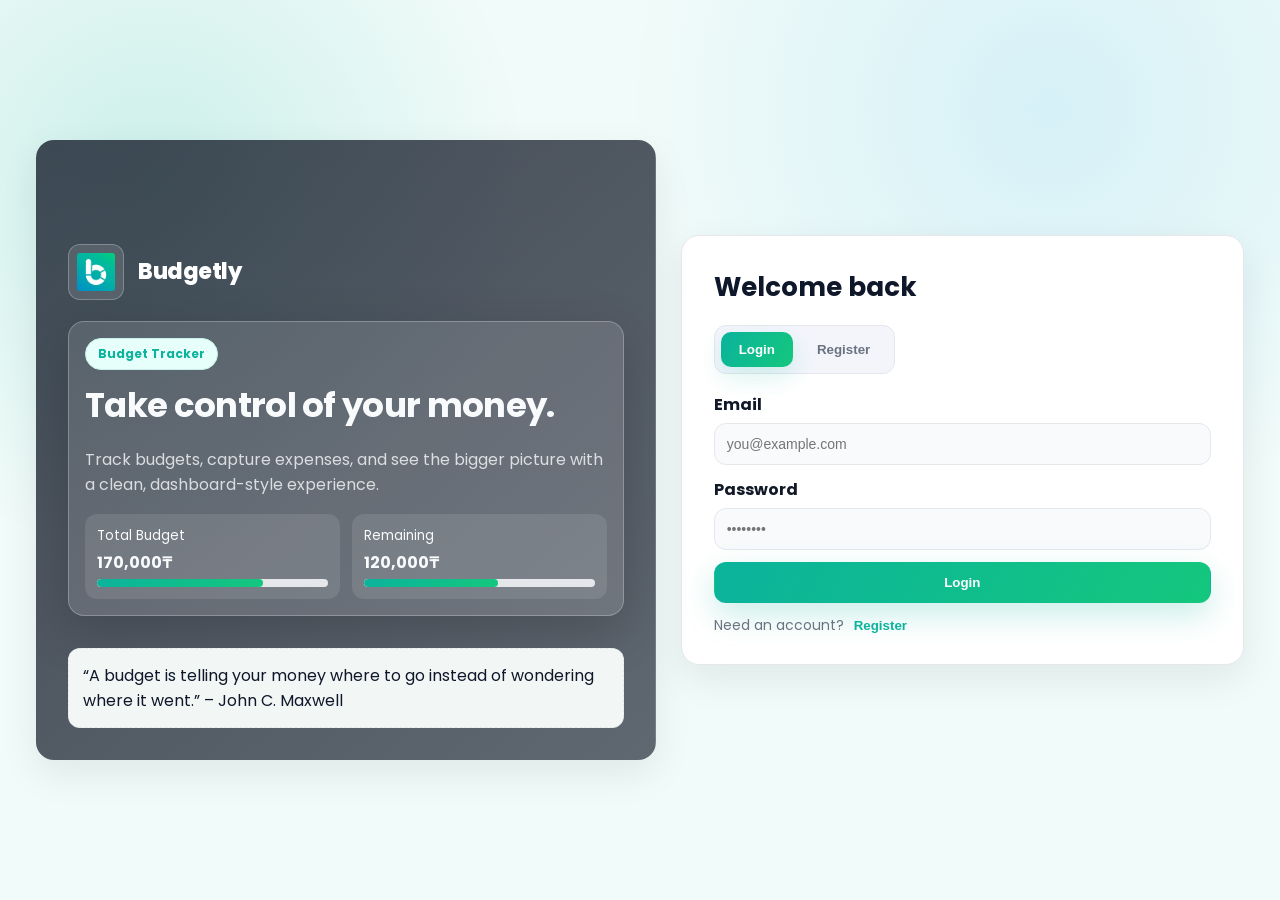
<file: index.html>
<!DOCTYPE html>
<html lang="en">
<head>
  <meta charset="UTF-8">
  <meta name="viewport" content="width=device-width, initial-scale=1.0">
  <title>Budgetly | Sign In</title>
  <link rel="preconnect" href="https://fonts.googleapis.com">
  <link rel="preconnect" href="https://fonts.gstatic.com" crossorigin>
  <link href="https://fonts.googleapis.com/css2?family=Inter:wght@400;600;700;800&family=Manrope:wght@500;700&family=Poppins:wght@500;600;700;800&display=swap" rel="stylesheet">
  <link rel="stylesheet" href="css/main.css">
  <link rel="stylesheet" href="css/auth.css">
</head>
<body class="auth-body">
  <div class="auth-shell">
    <div class="auth-visual">
      <div class="brand-lockup">
        <img class="brand-logo" src="images/logo.png" alt="Budgetly logo">
        <div class="brand-name">Budgetly</div>
      </div>
      <div class="glass-card">
        <div class="chip">Budget Tracker</div>
        <h1>Take control of your money.</h1>
        <p>Track budgets, capture expenses, and see the bigger picture with a clean, dashboard-style experience.</p>
        <div class="mini-metrics">
          <div class="mini-card">
            <small>Total Budget</small>
            <strong>170,000₸</strong>
            <div class="progress"><span style="width:72%"></span></div>
          </div>
          <div class="mini-card">
            <small>Remaining</small>
            <strong>120,000₸</strong>
            <div class="progress"><span style="width:58%"></span></div>
          </div>
        </div>
      </div>
      <div class="surface" style="margin-top:18px;">
        “A budget is telling your money where to go instead of wondering where it went.” – John C. Maxwell
      </div>
    </div>
    <div class="auth-form">
      <div style="display:flex;justify-content:space-between;align-items:center;">
        <h2 id="formTitle">Welcome back</h2>
        <button class="menu-toggle" style="display:none;">Menu</button>
      </div>
      <div class="toggle-row">
        <button type="button" class="mode-btn active" data-mode="login">Login</button>
        <button type="button" class="mode-btn" data-mode="register">Register</button>
      </div>
      <div id="authMessage" class="alert hidden"></div>
      <form id="authForm">
        <div class="input-group name-group hidden">
          <label for="name">Full Name</label>
          <input type="text" id="name" placeholder="Alex Johnson">
        </div>
        <div class="input-group">
          <label for="email">Email</label>
          <input type="email" id="email" placeholder="you@example.com" required>
        </div>
        <div class="input-group">
          <label for="pin">Password</label>
          <input type="password" id="pin" placeholder="••••••••" minlength="4" required>
        </div>
        <button type="submit" class="button" id="authSubmit">Login</button>
        <div class="auth-footer">
          <span class="helper" id="modeHelper">Need an account?</span>
          <button type="button" class="text-link" id="modeLink" data-mode="register">Register</button>
        </div>
      </form>
    </div>
  </div>

  <script src="https://code.jquery.com/jquery-3.7.1.min.js"></script>
  <script src="js/storage.js"></script>
  <script src="js/utils.js"></script>
  <script src="js/auth.js"></script>
</body>
</html>
</file>
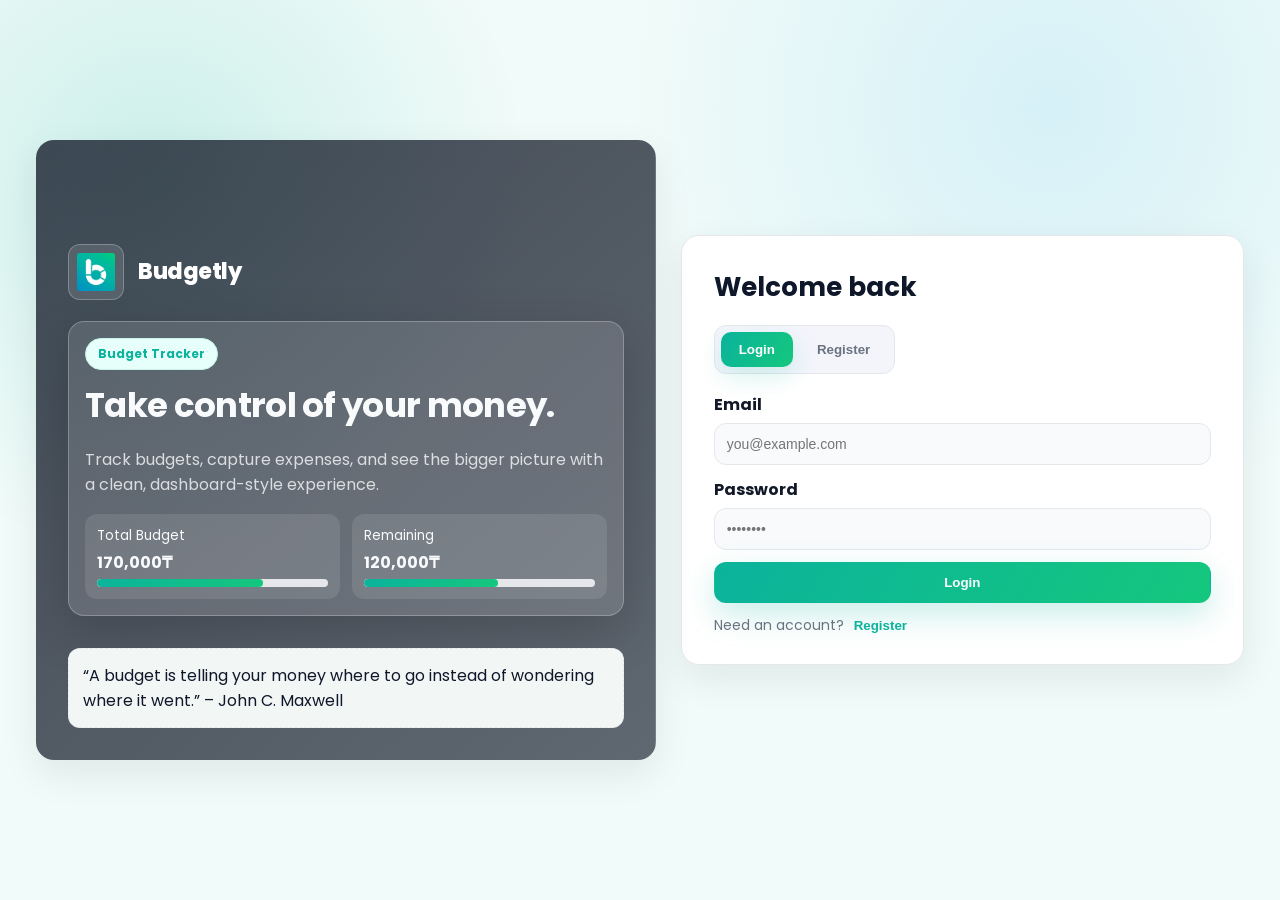
<file: budgets.html>
<!DOCTYPE html>
<html lang="en">
<head>
  <meta charset="UTF-8">
  <meta name="viewport" content="width=device-width, initial-scale=1.0">
  <title>Budgetly | Budgets</title>
  <link rel="preconnect" href="https://fonts.googleapis.com">
  <link rel="preconnect" href="https://fonts.gstatic.com" crossorigin>
  <link href="https://fonts.googleapis.com/css2?family=Inter:wght@400;600;700;800&family=Manrope:wght@500;700&family=Poppins:wght@500;600;700;800&display=swap" rel="stylesheet">
  <link rel="stylesheet" href="css/main.css">
  <link rel="stylesheet" href="css/budgets.css">
</head>
<body>
  <div class="app-shell">
    <aside class="sidebar"></aside>

    <main class="main-area">
      <div class="top-bar">
        <div style="display:flex; align-items:center; gap:10px;">
          <button class="menu-toggle">☰</button>
          <div>
            <h1 class="page-title">Budgets</h1>
          </div>
        </div>
      </div>

      <button class="button ghost icon-only hidden" id="backToBudgets" aria-label="Back" style="margin-bottom:10px;">←</button>

      <div class="grid budget-grid" id="budgetList"></div>

      <div id="budgetDetailShell" class="budget-detail-shell hidden">
        <div class="card budget-detail" id="budgetDetailCard">
          <div class="budget-detail-head">
            <div class="budget-detail-title">
              <div class="icon-circle primary" id="detailIcon">💳</div>
              <div>
                <h3 id="detailTitle" style="margin:0;">Selected Budget</h3>
                <p class="muted" id="detailMeta"></p>
              </div>
            </div>
            <div class="budget-detail-actions">
              <button class="button secondary" id="editBudgetBtn">Edit</button>
              <button class="button danger" id="deleteBudgetBtn">Delete</button>
            </div>
          </div>

          <div class="detail-stats">
            <div>
              <span class="muted small">Limit</span>
              <div class="stat-value" id="detailLimit">$0</div>
            </div>
            <div>
              <span class="muted small">Spent</span>
              <div class="stat-value" id="detailSpent">$0</div>
            </div>
            <div>
              <span class="muted small">Remaining</span>
              <div class="stat-value" id="detailRemaining">$0</div>
            </div>
          </div>

          <div class="progress" id="detailProgress"><span></span></div>

          <div class="detail-expenses">
            <div class="detail-expenses-head">
              <h4 style="margin:0;">Expenses</h4>
              <span class="muted" id="detailExpensesCount">0 items</span>
            </div>
            <div class="table-shell">
              <table class="table">
                <thead>
                  <tr>
                    <th>Amount</th>
                    <th>Note</th>
                    <th>Date</th>
                    <th></th>
                  </tr>
                </thead>
                <tbody id="detailExpenseRows"></tbody>
              </table>
              <div class="empty-state hidden" id="detailEmptyState">No expenses yet. Add one on the right.</div>
            </div>
          </div>
        </div>

        <div class="card budget-form-card">
          <h3 style="margin-top:0;">Add Expense</h3>
          <form id="inlineExpenseForm">
            <div class="input-group">
              <label for="inlineExpenseName">Note</label>
              <input type="text" id="inlineExpenseName">
            </div>
            <div class="input-group">
              <label for="inlineExpenseAmount">Amount</label>
              <input type="number" id="inlineExpenseAmount" min="0" step="500" value="0" required>
            </div>
            <div class="input-group">
              <label for="inlineExpenseDate">Date</label>
              <input type="date" id="inlineExpenseDate" required>
            </div>
            <button type="submit" class="button">Add</button>
          </form>
        </div>
      </div>

      <div id="emptyBudgetsState" class="empty-state hidden">Create your first budget to get started.</div>

      <div class="modal" id="budgetModal">
        <div class="modal-card">
          <div class="modal-header">
            <h3>New Budget</h3>
            <button class="close-modal" data-close="#budgetModal">✕</button>
          </div>
          <form id="budgetForm">
            <div class="input-group icon-row">
              <div class="emoji-select">
                <button type="button" class="emoji-trigger" id="emojiTrigger" aria-expanded="false" aria-controls="emojiPicker">💳</button>
                <span class="emoji-hint muted">Choose an icon</span>
                <input type="hidden" id="budgetIcon" value="💳">
              </div>
              <div class="emoji-picker hidden" id="emojiPicker" role="listbox"></div>
            </div>
            <div class="input-group">
              <label for="budgetTitle">Name</label>
              <input type="text" id="budgetTitle" required>
            </div>
            <div class="input-group">
              <label for="budgetLimit">Amount</label>
              <input type="number" id="budgetLimit" min="0" step="10000" value="0" required>
            </div>
            <button type="submit" class="button" id="budgetSubmitBtn">Create Budget</button>
          </form>
        </div>
      </div>

      <div class="modal" id="expenseModal">
        <div class="modal-card">
          <div class="modal-header">
            <h3>Add Expense</h3>
            <button class="close-modal" data-close="#expenseModal">✕</button>
          </div>
          <form id="expenseForm">
            <div class="input-group">
              <label for="expenseBudget">Budget</label>
              <select id="expenseBudget" required></select>
            </div>
            <div class="input-group">
              <label for="expenseName">Note</label>
              <input type="text" id="expenseName">
            </div>
            <div class="input-group">
              <label for="expenseAmount">Amount</label>
              <input type="number" id="expenseAmount" min="0" step="500" value="0" required>
            </div>
            <div class="input-group">
              <label for="expenseDate">Date</label>
              <input type="date" id="expenseDate" required>
            </div>
            <button type="submit" class="button">Add</button>
          </form>
        </div>
      </div>

      <div class="modal" id="confirmModal">
        <div class="modal-card">
          <div class="modal-header">
            <h3 id="confirmTitle">Are you sure?</h3>
            <button class="close-modal" data-close="#confirmModal">✕</button>
          </div>
          <p id="confirmMessage" class="muted" style="margin: 0 0 12px;">This action cannot be undone.</p>
          <div class="modal-actions">
            <button class="button ghost" type="button" id="confirmCancel">Cancel</button>
            <button class="button danger" type="button" id="confirmProceed">Delete</button>
          </div>
        </div>
      </div>

      <div class="modal" id="profileModal">
        <div class="modal-card profile-card">
          <div class="modal-header">
            <h3>Personal Info</h3>
            <button class="close-modal" data-close="#profileModal">✕</button>
          </div>
          <div class="profile-hero">
            <button class="avatar-button" type="button" id="profileAvatarButton" aria-label="Change avatar">
              <div class="avatar-preview large" id="profileAvatarPreview">AB</div>
            </button>
            <input type="file" id="profileAvatarInput" accept="image/*" hidden>
            <div class="profile-hero-meta">
              <div class="profile-hero-name" id="profileHeroName">User</div>
              <div class="profile-hero-email" id="profileHeroEmail">email</div>
            </div>
          </div>
          <div class="profile-fields">
            <div class="field">
              <label>Full Name</label>
              <input type="text" id="profileName">
            </div>
            <div class="field">
              <label>Email</label>
              <input type="email" id="profileEmail">
            </div>
          </div>
          <div id="profileMessage" class="message-bar hidden"></div>
          <div class="modal-actions profile-actions">
            <div class="profile-actions-buttons">
              <button class="button ghost" type="button" id="profileChangePasswordBtn">Change password</button>
              <button class="button" type="button" id="profileSaveBtn">Save changes</button>
            </div>
          </div>
        </div>
      </div>

      <div class="modal" id="changePasswordModal">
        <div class="modal-card profile-card">
          <div class="modal-header">
            <h3>Change Password</h3>
            <button class="close-modal" data-close="#changePasswordModal">←</button>
          </div>
          <div class="profile-fields">
            <div class="field">
              <label>Current Password</label>
              <input type="password" id="changePasswordCurrent" placeholder="Current password">
            </div>
            <div class="field">
              <label>New Password</label>
              <input type="password" id="changePasswordNew" placeholder="New password">
            </div>
            <div class="field">
              <label>Confirm New Password</label>
              <input type="password" id="changePasswordConfirm" placeholder="Confirm new password">
            </div>
          </div>
          <div id="changePasswordMessage" class="message-bar hidden"></div>
          <div class="modal-actions profile-actions">
            <div class="profile-actions-buttons">
              <button class="button ghost" type="button" id="changePasswordCancelBtn">Cancel</button>
              <button class="button" type="button" id="changePasswordSaveBtn">Save password</button>
            </div>
          </div>
        </div>
      </div>
    </main>
  </div>

  <script src="https://code.jquery.com/jquery-3.7.1.min.js"></script>
  <script src="js/storage.js"></script>
  <script src="js/utils.js"></script>
  <script src="js/budgets.js"></script>
</body>
</html>
</file>
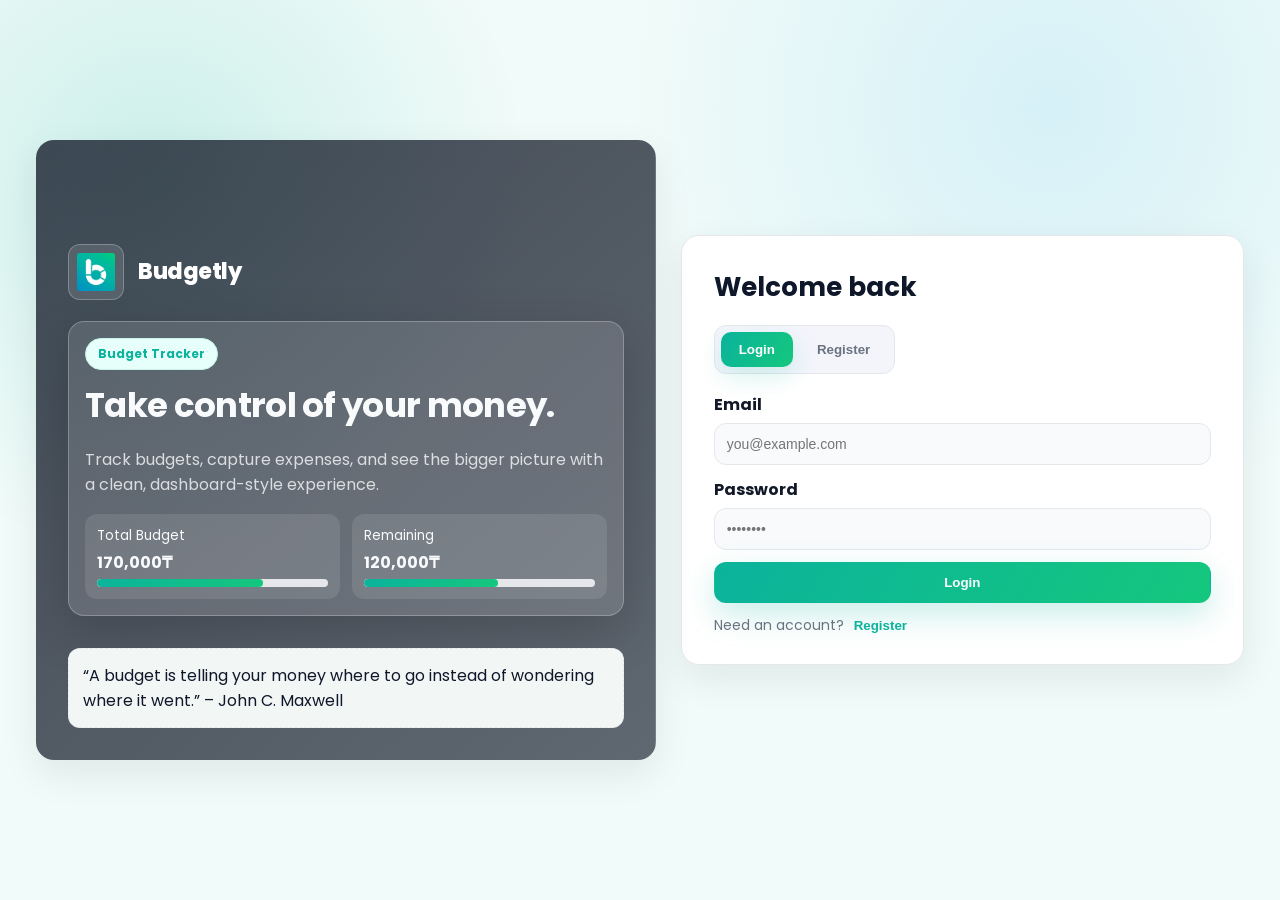
<file: dashboard.html>
<!DOCTYPE html>
<html lang="en">
<head>
  <meta charset="UTF-8">
  <meta name="viewport" content="width=device-width, initial-scale=1.0">
  <title>Budgetly | Dashboard</title>
  <link rel="preconnect" href="https://fonts.googleapis.com">
  <link rel="preconnect" href="https://fonts.gstatic.com" crossorigin>
  <link href="https://fonts.googleapis.com/css2?family=Inter:wght@400;600;700;800&family=Manrope:wght@500;700&family=Poppins:wght@500;600;700;800&display=swap" rel="stylesheet">
  <link rel="stylesheet" href="css/main.css">
  <link rel="stylesheet" href="css/dashboard.css">
</head>
<body>
  <div class="app-shell">
    <aside class="sidebar"></aside>

    <main class="main-area">
      <div class="top-bar">
        <div class="page-header">
          <button class="menu-toggle">☰</button>
          <div>
            <h1 class="page-title" id="welcomeTitle">Dashboard</h1>
            <p class="muted" id="welcomeCopy">Here's what's happening with your money. Let's manage it.</p>
          </div>
        </div>
      </div>

      <div class="overview-grid">
        <div class="card stat-card">
          <div>
            <span class="label">Total Budget</span>
            <div class="stat-value" id="totalBudget">$0</div>
          </div>
          <div class="stat-icon" aria-hidden="true">
            <svg width="28" height="28" viewBox="0 0 24 24" fill="none" stroke="currentColor" stroke-width="1.8" stroke-linecap="round" stroke-linejoin="round">
              <rect x="3" y="6" width="18" height="12" rx="3"></rect>
              <path d="M7 10h6"></path>
              <path d="M7 14h4"></path>
            </svg>
          </div>
        </div>
        <div class="card stat-card">
          <div>
            <span class="label">Total Spend</span>
            <div class="stat-value" id="totalExpenses">$0</div>
          </div>
          <div class="stat-icon" aria-hidden="true">
            <svg width="28" height="28" viewBox="0 0 24 24" fill="none" stroke="currentColor" stroke-width="1.8" stroke-linecap="round" stroke-linejoin="round">
              <rect x="3" y="5" width="18" height="14" rx="3"></rect>
              <path d="M3 10h18"></path>
              <path d="M9 15h4"></path>
            </svg>
          </div>
        </div>
        <div class="card stat-card">
          <div>
            <span class="label">Remaining</span>
            <div class="stat-value" id="remainingStat">$0</div>
          </div>
          <div class="stat-icon" aria-hidden="true">
            <svg width="28" height="28" viewBox="0 0 24 24" fill="none" stroke="currentColor" stroke-width="1.8" stroke-linecap="round" stroke-linejoin="round">
              <circle cx="12" cy="12" r="9"></circle>
              <path d="M12 3v9l6.5 6.5"></path>
            </svg>
          </div>
        </div>
      </div>

      <div class="insight-grid">
        <div class="card overview-card">
          <div class="overview-head">
            <h3>Overall Budget</h3>
          </div>
          <div class="donut-shell">
            <div class="donut" id="overviewDonut" role="img" aria-label="Remaining budget and total expenses"></div>
            <div class="donut-center">
              <span class="muted">Remaining</span>
              <strong id="overviewRemaining">$0</strong>
            </div>
          </div>
          <div class="donut-legend">
            <span><i class="dot remaining"></i> Remaining</span>
            <span><i class="dot spent"></i> Expenses</span>
          </div>
        </div>
        <div class="card stat-card compact">
          <div>
            <span class="label">Budget at risk</span>
            <div class="stat-value" id="atRiskTitle">None at risk</div>
            <div class="muted" id="atRiskMeta">All under 80%</div>
            <div class="at-risk-list" id="atRiskList"></div>
          </div>
          <div class="stat-icon warning" aria-hidden="true">
            <svg width="30" height="30" viewBox="0 0 24 24" fill="none" stroke="currentColor" stroke-width="1.8" stroke-linecap="round" stroke-linejoin="round">
              <path d="M12 3 2 19h20L12 3Z"></path>
              <path d="M12 9v4"></path>
              <circle cx="12" cy="16" r="1"></circle>
            </svg>
          </div>
        </div>
        <div class="card stat-card compact">
          <div>
            <span class="label">Top spending</span>
            <div class="stat-value" id="topSpendTitle">No spending yet</div>
            <div class="muted" id="topSpendMeta">No expenses logged for this month</div>
          </div>
          <div class="stat-icon danger" aria-hidden="true">
            <svg width="30" height="30" viewBox="0 0 24 24" fill="none" stroke="currentColor" stroke-width="1.8" stroke-linecap="round" stroke-linejoin="round">
              <circle cx="12" cy="12" r="9"></circle>
              <path d="M8 9h8"></path>
              <path d="M12 9v7"></path>
            </svg>
          </div>
        </div>
      </div>

      <div class="activity-grid">
        <div class="card activity-card">
          <div style="display:flex; justify-content:space-between; align-items:center; margin-bottom:6px;">
            <h3>Recent Expenses</h3>
            <a class="button ghost" href="expenses.html">View all</a>
          </div>
          <table class="table" id="latestExpensesTable">
            <thead>
              <tr>
                <th>Budget</th>
                <th>Amount</th>
                <th>Note</th>
                <th>Date</th>
                <th></th>
              </tr>
            </thead>
            <tbody id="latestExpensesBody"></tbody>
          </table>
          <div class="empty-state hidden" id="latestExpensesEmpty">No expenses</div>
        </div>
      </div>

      <div class="modal" id="confirmModal">
        <div class="modal-card">
          <div class="modal-header">
            <h3 id="confirmTitle">Are you sure?</h3>
            <button class="close-modal" data-close="#confirmModal">✕</button>
          </div>
          <p id="confirmMessage" class="muted" style="margin: 0 0 12px;">This action cannot be undone.</p>
          <div class="modal-actions">
            <button class="button ghost" type="button" id="confirmCancel">Cancel</button>
            <button class="button danger" type="button" id="confirmProceed">Delete</button>
          </div>
        </div>
      </div>

      <div class="modal" id="profileModal">
        <div class="modal-card profile-card">
          <div class="modal-header">
            <h3>Personal Info</h3>
            <button class="close-modal" data-close="#profileModal">✕</button>
          </div>
          <div class="profile-hero">
            <button class="avatar-button" type="button" id="profileAvatarButton" aria-label="Change avatar">
              <div class="avatar-preview large" id="profileAvatarPreview">AB</div>
            </button>
            <input type="file" id="profileAvatarInput" accept="image/*" hidden>
            <div class="profile-hero-meta">
              <div class="profile-hero-name" id="profileHeroName">User</div>
              <div class="profile-hero-email" id="profileHeroEmail">email</div>
            </div>
          </div>
          <div class="profile-fields">
            <div class="field">
              <label>Full Name</label>
              <input type="text" id="profileName">
            </div>
            <div class="field">
              <label>Email</label>
              <input type="email" id="profileEmail">
            </div>
          </div>
          <div id="profileMessage" class="message-bar hidden"></div>
          <div class="modal-actions profile-actions">
            <div class="profile-actions-buttons">
              <button class="button ghost" type="button" id="profileChangePasswordBtn">Change password</button>
              <button class="button" type="button" id="profileSaveBtn">Save changes</button>
            </div>
          </div>
        </div>
      </div>

      <div class="modal" id="changePasswordModal">
        <div class="modal-card profile-card">
          <div class="modal-header">
            <h3>Change Password</h3>
            <button class="close-modal" data-close="#changePasswordModal">←</button>
          </div>
          <div class="profile-fields">
            <div class="field">
              <label>Current Password</label>
              <input type="password" id="changePasswordCurrent" placeholder="Current password">
            </div>
            <div class="field">
              <label>New Password</label>
              <input type="password" id="changePasswordNew" placeholder="New password">
            </div>
            <div class="field">
              <label>Confirm New Password</label>
              <input type="password" id="changePasswordConfirm" placeholder="Confirm new password">
            </div>
          </div>
          <div id="changePasswordMessage" class="message-bar hidden"></div>
          <div class="modal-actions profile-actions">
            <div class="profile-actions-buttons">
              <button class="button ghost" type="button" id="changePasswordCancelBtn">Cancel</button>
              <button class="button" type="button" id="changePasswordSaveBtn">Save password</button>
            </div>
          </div>
        </div>
      </div>
    </main>
  </div>

  <script src="https://code.jquery.com/jquery-3.7.1.min.js"></script>
  <script src="js/storage.js"></script>
  <script src="js/utils.js"></script>
  <script src="js/dashboard.js"></script>
</body>
</html>
</file>
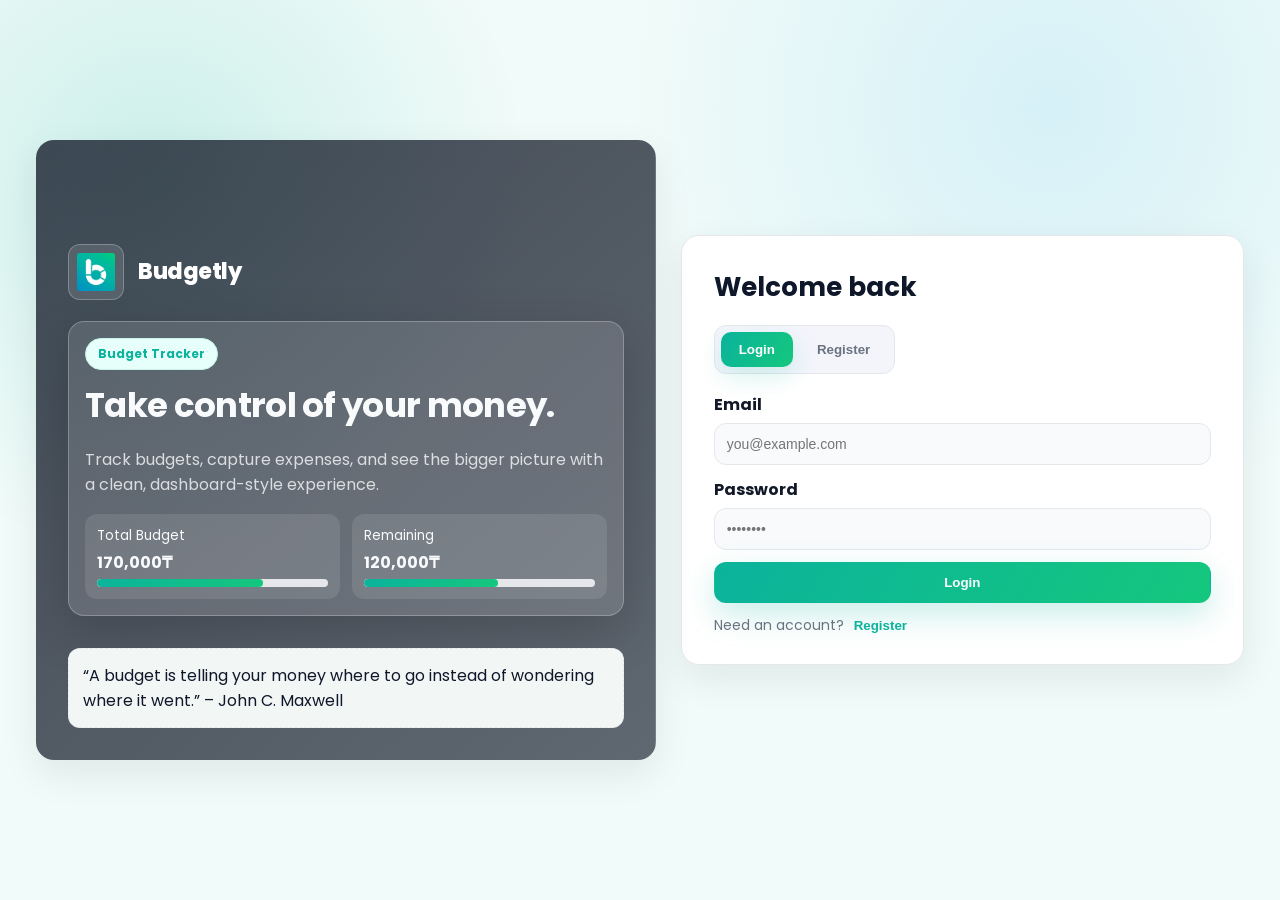
<file: expenses.html>
<!DOCTYPE html>
<html lang="en">
<head>
  <meta charset="UTF-8">
  <meta name="viewport" content="width=device-width, initial-scale=1.0">
  <title>Budgetly | Expenses</title>
  <link rel="preconnect" href="https://fonts.gstatic.com" crossorigin>
  <link rel="preconnect" href="https://fonts.googleapis.com">
  <link rel="stylesheet" href="css/main.css">
  <link href="https://fonts.googleapis.com/css2?family=Inter:wght@400;600;700;800&family=Manrope:wght@500;700&family=Poppins:wght@500;600;700;800&display=swap" rel="stylesheet">
  <link rel="stylesheet" href="css/expenses.css">
</head>
<body>
  <div class="app-shell">
    <aside class="sidebar"></aside>

    <main class="main-area">
      <div class="top-bar">
        <div style="display:flex; align-items:center; gap:10px;">
          <button class="menu-toggle">☰</button>
          <div>
            <h1 class="page-title">Expenses</h1>
          </div>
        </div>
      </div>

      <div class="expense-toolbar">
        <div class="filter-group">
          <select id="filterBudget">
            <option value="all">All budgets</option>
          </select>
        </div>
        <div class="filter-group">
          <input type="date" id="customStart" placeholder="From">
          <input type="date" id="customEnd" placeholder="To">
        </div>
        <button class="button" id="openExpenseModal">+</button>
      </div>

      <div class="card">
        <table class="table" id="expenseTable">
          <thead>
            <tr>
              <th>Budget</th>
              <th>Amount</th>
              <th>Note</th>
              <th>Date</th>
              <th></th>
            </tr>
          </thead>
          <tbody></tbody>
        </table>
        <div class="empty-state hidden" id="emptyExpenses">No expenses</div>
      </div>

      <div class="modal" id="expenseModal">
        <div class="modal-card">
          <div class="modal-header">
            <h3>Add Expense</h3>
            <button class="close-modal" data-close="#expenseModal">✕</button>
          </div>
          <form id="expenseForm">
            <div class="input-group">
              <label for="expenseBudget">Budget</label>
              <select id="expenseBudget" required></select>
            </div>
            <div class="input-group">
              <label for="expenseName">Note</label>
              <input type="text" id="expenseName">
            </div>
            <div class="input-group">
              <label for="expenseAmount">Amount</label>
              <input type="number" id="expenseAmount" min="0" step="500" value="0" required>
            </div>
            <div class="input-group">
              <label for="expenseDate">Date</label>
              <input type="date" id="expenseDate" required>
            </div>
            <button type="submit" class="button">Add</button>
          </form>
        </div>
      </div>

      <div class="modal" id="confirmModal">
        <div class="modal-card">
          <div class="modal-header">
            <h3 id="confirmTitle">Are you sure?</h3>
            <button class="close-modal" data-close="#confirmModal">✕</button>
          </div>
          <p id="confirmMessage" class="muted" style="margin: 0 0 12px;">This action cannot be undone.</p>
          <div class="modal-actions">
            <button class="button ghost" type="button" id="confirmCancel">Cancel</button>
            <button class="button danger" type="button" id="confirmProceed">Delete</button>
          </div>
        </div>
      </div>

      <div class="modal" id="profileModal">
        <div class="modal-card profile-card">
          <div class="modal-header">
            <h3>Personal Info</h3>
            <button class="close-modal" data-close="#profileModal">✕</button>
          </div>
          <div class="profile-hero">
            <button class="avatar-button" type="button" id="profileAvatarButton" aria-label="Change avatar">
              <div class="avatar-preview large" id="profileAvatarPreview">AB</div>
            </button>
            <input type="file" id="profileAvatarInput" accept="image/*" hidden>
            <div class="profile-hero-meta">
              <div class="profile-hero-name" id="profileHeroName">User</div>
              <div class="profile-hero-email" id="profileHeroEmail">email</div>
            </div>
          </div>
          <div class="profile-fields">
            <div class="field">
              <label>Full Name</label>
              <input type="text" id="profileName">
            </div>
            <div class="field">
              <label>Email</label>
              <input type="email" id="profileEmail">
            </div>
          </div>
          <div id="profileMessage" class="message-bar hidden"></div>
          <div class="modal-actions profile-actions">
            <div class="profile-actions-buttons">
              <button class="button ghost" type="button" id="profileChangePasswordBtn">Change password</button>
              <button class="button" type="button" id="profileSaveBtn">Save changes</button>
            </div>
          </div>
        </div>
      </div>

      <div class="modal" id="changePasswordModal">
        <div class="modal-card profile-card">
          <div class="modal-header">
            <h3>Change Password</h3>
            <button class="close-modal" data-close="#changePasswordModal">←</button>
          </div>
          <div class="profile-fields">
            <div class="field">
              <label>Current Password</label>
              <input type="password" id="changePasswordCurrent" placeholder="Current password">
            </div>
            <div class="field">
              <label>New Password</label>
              <input type="password" id="changePasswordNew" placeholder="New password">
            </div>
            <div class="field">
              <label>Confirm New Password</label>
              <input type="password" id="changePasswordConfirm" placeholder="Confirm new password">
            </div>
          </div>
          <div id="changePasswordMessage" class="message-bar hidden"></div>
          <div class="modal-actions profile-actions">
            <div class="profile-actions-buttons">
              <button class="button ghost" type="button" id="changePasswordCancelBtn">Cancel</button>
              <button class="button" type="button" id="changePasswordSaveBtn">Save password</button>
            </div>
          </div>
        </div>
      </div>
    </main>
  </div>

  <script src="https://code.jquery.com/jquery-3.7.1.min.js"></script>
  <script src="js/expenses.js"></script>
  <script src="js/utils.js"></script>
  <script src="js/storage.js"></script>
</body>
</html>
</file>
<file: css/main.css>
:root {
  --bg-gradient: radial-gradient(circle at 12% 20%, rgba(11, 179, 156, 0.16), transparent 28%),
    radial-gradient(circle at 82% 12%, rgba(14, 165, 233, 0.12), transparent 32%),
    #f1fbf9;
  --surface: #ffffff;
  --muted-surface: #f2f7f6;
  --text: #0f172a;
  --muted: #6b7280;
  --border: #e5e7eb;
  --primary: #0bb39c;
  --primary-strong: #0a8f84;
  --success: #22c55e;
  --warning: #f59e0b;
  --danger: #ef4444;
  --radius: 14px;
  --shadow: 0 14px 38px rgba(15, 23, 42, 0.08);
  --shadow-soft: 0 10px 26px rgba(15, 23, 42, 0.06);
}

* {
  box-sizing: border-box;
}

.hidden {
  display: none !important;
}

body {
  margin: 0;
  font-family: 'Poppins', 'Inter', 'Manrope', 'Segoe UI', sans-serif;
  background: var(--bg-gradient);
  color: var(--text);
  min-height: 100vh;
}

a {
  color: inherit;
  text-decoration: none;
}

.app-shell {
  display: flex;
  min-height: 100vh;
  position: relative;
}

.sidebar {
  width: 250px;
  background: #ffffff;
  color: var(--text);
  display: flex;
  flex-direction: column;
  position: fixed;
  top: 0;
  left: 0;
  bottom: 0;
  padding: 32px 22px 22px;
  border-right: 1px solid #eceff3;
  box-shadow: 10px 0 32px rgba(15, 23, 42, 0.05);
  z-index: 20;
}

.sidebar-profile {
  display: flex;
  flex-direction: column;
  align-items: center;
  gap: 10px;
  margin-bottom: 24px;
}

.nav {
  display: flex;
  flex-direction: column;
  gap: 10px;
}

.nav-link {
  display: flex;
  align-items: center;
  gap: 12px;
  padding: 12px 16px;
  border-radius: 14px;
  color: #111827;
  font-weight: 600;
  transition: background 0.2s ease, color 0.2s ease, box-shadow 0.2s ease;
  border: 1px solid transparent;
  background: transparent;
  width: 100%;
  text-align: left;
  cursor: pointer;
  font: inherit;
}

.nav-link:hover {
  background: #e6fffb;
  color: var(--primary-strong);
}

.nav-link.active {
  background: var(--primary);
  color: #fff;
  box-shadow: 0 14px 24px rgba(11, 179, 156, 0.28);
}

.nav-icon {
  width: 22px;
  height: 22px;
  border-radius: 0;
  border: none;
  background: transparent;
  color: inherit;
  display: inline-flex;
  align-items: center;
  justify-content: center;
  flex-shrink: 0;
}

.nav-link.active .nav-icon {
  color: #fff;
  background: transparent;
  box-shadow: none;
}

.nav-text {
  display: block;
}

.user-avatar {
  width: 78px;
  height: 78px;
  border-radius: 50%;
  background: linear-gradient(135deg, #0bb39c, #0ea5e9);
  color: #fff;
  display: inline-flex;
  align-items: center;
  justify-content: center;
  font-weight: 700;
  font-size: 26px;
}

.user-avatar.has-photo {
  background-size: cover;
  background-position: center;
  color: transparent;
}

.user-avatar-btn {
  border: none;
  background: transparent;
  padding: 0;
  cursor: pointer;
}

.user-meta {
  display: flex;
  flex-direction: column;
}

.user-name {
  font-weight: 700;
  font-size: 18px;
  text-align: center;
}

.user-email {
  font-size: 13px;
  color: var(--muted);
}

.nav-footer {
  margin-top: auto;
  padding-top: 12px;
}

.logout-link {
  width: 100%;
  justify-content: flex-start;
}

.logout-btn:hover {
  background: #e6fffb;
  color: var(--primary);
  transform: translateY(-1px);
}

.main-area {
  flex: 1;
  margin-left: 250px;
  padding: 32px;
  min-height: 100vh;
  background: transparent;
}

.top-bar {
  display: flex;
  align-items: center;
  justify-content: space-between;
  margin-bottom: 22px;
}

.page-header {
  display: flex;
  align-items: center;
  gap: 12px;
  flex-wrap: wrap;
}

.page-title {
  margin: 0;
  color: var(--text);
  font-size: 28px;
  letter-spacing: -0.02em;
}

.muted {
  color: var(--muted);
  font-size: 14px;
}

.card {
  background: var(--surface);
  border-radius: var(--radius);
  padding: 20px;
  box-shadow: var(--shadow);
  border: 1px solid var(--border);
  position: relative;
  overflow: hidden;
}

.card h3 {
  margin: 0 0 6px;
}

.card.small {
  padding: 16px;
}

.stat-value {
  font-size: 26px;
  font-weight: 800;
  letter-spacing: -0.02em;
}

.chip {
  display: inline-flex;
  align-items: center;
  gap: 8px;
  background: #e6fffb;
  color: var(--primary);
  padding: 6px 12px;
  border-radius: 999px;
  font-weight: 700;
  font-size: 12px;
  border: 1px solid #c9f1ea;
}

.grid {
  display: grid;
  gap: 16px;
}

.grid.two {
  grid-template-columns: repeat(auto-fit, minmax(260px, 1fr));
}

.grid.three {
  grid-template-columns: repeat(auto-fit, minmax(220px, 1fr));
}

.grid.budget-grid {
  grid-template-columns: repeat(auto-fit, minmax(280px, 1fr));
}

.button {
  border: 1px solid transparent;
  background: linear-gradient(120deg, #0bb39c, #14c77d);
  color: #fff;
  padding: 12px 16px;
  border-radius: 12px;
  font-weight: 700;
  cursor: pointer;
  transition: transform 0.18s ease, box-shadow 0.18s ease, filter 0.18s ease;
  box-shadow: 0 12px 32px rgba(11, 179, 156, 0.22);
}

.button.secondary {
  background: #ffffff;
  color: #374151;
  border: 1px solid var(--border);
  box-shadow: none;
}

.button.ghost {
  background: transparent;
  color: var(--muted);
  border: 1px dashed var(--border);
  box-shadow: none;
}

.button.danger {
  background: #f04438;
  border-color: #f04438;
  box-shadow: 0 12px 32px rgba(240, 68, 56, 0.2);
}

.button.small {
  padding: 8px 12px;
  font-size: 13px;
}

.button.icon-only {
  width: 42px;
  justify-content: center;
  padding: 10px 10px;
}

.button:hover {
  transform: translateY(-2px);
  filter: brightness(1.02);
}

.button:active {
  transform: translateY(0);
}

form {
  display: flex;
  flex-direction: column;
  gap: 12px;
}

label {
  font-weight: 700;
  color: #111827;
}

input,
select {
  padding: 12px 12px;
  border-radius: 12px;
  border: 1px solid var(--border);
  font-size: 14px;
  background: #f8fafc;
  transition: border 0.2s, box-shadow 0.2s, background 0.2s;
}

input:focus,
select:focus {
  outline: none;
  border-color: var(--primary);
  box-shadow: 0 0 0 3px rgba(11, 179, 156, 0.22);
  background: #fff;
}

.progress {
  width: 100%;
  height: 8px;
  border-radius: 999px;
  background: #e5e7eb;
  overflow: hidden;
  position: relative;
}

.progress span {
  display: block;
  height: 100%;
  width: 0;
  background: linear-gradient(120deg, #0bb39c, #14c77d);
  border-radius: 999px;
  transition: width 0.5s ease;
}

.progress.warning span {
  background: linear-gradient(120deg, #f59e0b, #f97316);
}

.progress.danger span {
  background: linear-gradient(120deg, #f43f5e, #ef4444);
}

.table {
  width: 100%;
  border-collapse: collapse;
}

.table thead {
  background: #f3f4f6;
}

.table th,
.table td {
  padding: 14px 10px;
  text-align: left;
  border-bottom: 1px solid var(--border);
  font-size: 14px;
}

.table th {
  color: #4b5563;
  text-transform: none;
  letter-spacing: 0;
  font-weight: 700;
}

.table tbody tr:hover {
  background: #f2fffc;
}

.badge {
  display: inline-flex;
  padding: 6px 10px;
  border-radius: 10px;
  background: rgba(11, 179, 156, 0.12);
  color: var(--primary);
  font-weight: 700;
  font-size: 12px;
}

.empty-state {
  border: 1px dashed var(--border);
  padding: 16px;
  border-radius: 14px;
  text-align: center;
  color: var(--muted);
  background: var(--muted-surface);
}

.modal {
  position: fixed;
  inset: 0;
  background: rgba(15, 23, 42, 0.35);
  display: flex;
  align-items: center;
  justify-content: center;
  opacity: 0;
  pointer-events: none;
  transition: opacity 0.25s ease;
  z-index: 40;
  padding: 40px 16px;
}

.modal.active {
  opacity: 1;
  pointer-events: all;
}

.modal-card {
  width: min(520px, 90vw);
  background: #fff;
  border-radius: 16px;
  padding: 22px;
  margin: 16px 0;
  transform: translateY(10px);
  transition: transform 0.25s ease;
  box-shadow: var(--shadow);
  border: 1px solid var(--border);
}

.modal.active .modal-card {
  transform: translateY(0);
}

.modal-header {
  display: flex;
  justify-content: space-between;
  align-items: center;
  margin-bottom: 10px;
}

.modal-actions {
  display: flex;
  justify-content: flex-end;
  gap: 10px;
  margin-top: 12px;
}

.close-modal {
  border: 1px solid var(--border);
  background: #f9fafb;
  border-radius: 50%;
  width: 32px;
  height: 32px;
  cursor: pointer;
}

.pill {
  display: inline-flex;
  padding: 8px 12px;
  border-radius: 999px;
  background: #e6fffb;
  color: var(--primary);
  font-weight: 700;
  font-size: 12px;
  border: 1px solid #c9f1ea;
}

.menu-toggle {
  display: none;
  align-items: center;
  gap: 8px;
  border: 1px solid var(--border);
  background: var(--surface);
  color: #111827;
  padding: 12px 14px;
  border-radius: 14px;
  cursor: pointer;
  font-size: 18px;
  line-height: 1;
}

.surface {
  border: 1px dashed var(--border);
  padding: 14px;
  border-radius: 12px;
  color: var(--text);
  background: var(--muted-surface);
}

.sidebar-mobile-header {
  display: none;
  position: absolute;
  top: 12px;
  right: 12px;
}

.sidebar-close {
  border: none;
  background: #f1fbf7;
  color: #374151;
  padding: 10px 12px;
  border-radius: 12px;
  cursor: pointer;
  font-weight: 700;
  width: 44px;
  height: 44px;
  display: none;
  align-items: center;
  justify-content: center;
  box-shadow: 0 6px 18px rgba(15, 23, 42, 0.08);
}

.profile-card {
  background: var(--surface);
  color: var(--text);
  border: 1px solid var(--border);
}

.profile-card .modal-header h3 {
  color: var(--text);
}

.profile-card .close-modal {
  background: #f1f5f9;
  border-color: var(--border);
  color: var(--text);
}

.profile-hero {
  display: flex;
  gap: 16px;
  align-items: center;
  padding: 6px 0 8px;
}

.avatar-preview {
  width: 92px;
  height: 92px;
  border-radius: 50%;
  background: linear-gradient(135deg, #0bb39c, #0ea5e9);
  color: #fff;
  display: inline-flex;
  align-items: center;
  justify-content: center;
  font-weight: 700;
  font-size: 26px;
  box-shadow: var(--shadow-soft);
}

.avatar-preview.large {
  width: 104px;
  height: 104px;
}

.avatar-preview.has-photo {
  background-size: cover;
  background-position: center;
  color: transparent;
}

.profile-hero-name {
  font-size: 22px;
  font-weight: 800;
  letter-spacing: -0.01em;
}

.profile-hero-email {
  color: #9ca3af;
  margin-top: 4px;
}

.profile-fields {
  display: grid;
  grid-template-columns: repeat(auto-fit, minmax(240px, 1fr));
  gap: 12px 16px;
  margin: 14px 0;
}

.profile-fields .field {
  display: flex;
  flex-direction: column;
  gap: 6px;
}

.profile-fields label {
  color: var(--text);
  font-weight: 700;
}

.profile-card input {
  background: var(--muted-surface);
  border: 1px solid var(--border);
  color: var(--text);
  border-radius: 12px;
}

.profile-card input:disabled {
  opacity: 0.85;
}

.profile-card input::placeholder {
  color: var(--muted);
}

.form-note {
  font-size: 13px;
  color: var(--muted);
}

.profile-card .form-note {
  color: var(--muted);
}

.message-bar {
  padding: 10px 12px;
  border-radius: 12px;
  font-weight: 600;
  background: var(--muted-surface);
  border: 1px solid var(--border);
  color: var(--text);
}

.message-bar.success {
  background: #ecfdf3;
  color: #15803d;
  border: 1px solid #bbf7d0;
}

.message-bar.error {
  background: #fef2f2;
  color: #b91c1c;
  border: 1px solid #fecaca;
}

.profile-actions {
  display: flex;
  flex-wrap: wrap;
  justify-content: space-between;
  align-items: center;
}

.profile-actions-buttons {
  display: flex;
  gap: 10px;
  align-items: center;
}

.avatar-button {
  border: none;
  padding: 0;
  background: transparent;
  cursor: pointer;
  border-radius: 999px;
}

.password-section {
  grid-column: 1 / -1;
  padding: 12px;
  border: 1px dashed var(--border);
  border-radius: 12px;
  background: var(--muted-surface);
}

.password-head {
  display: flex;
  justify-content: space-between;
  align-items: center;
  margin-bottom: 10px;
}

.password-fields {
  display: grid;
  grid-template-columns: repeat(auto-fit, minmax(220px, 1fr));
  gap: 10px 14px;
}

@media (max-width: 900px) {
  .sidebar {
    transform: translateX(-100%);
    transition: transform 0.3s ease;
  }

  body.sidebar-open .sidebar {
    transform: translateX(0);
  }

  .main-area {
    margin-left: 0;
    padding: 24px;
  }

  .menu-toggle {
    display: inline-flex;
  }

  .sidebar-mobile-header {
    display: flex;
  }

  .sidebar-close {
    display: inline-flex;
  }

  .page-header {
    align-items: flex-start;
    gap: 12px;
  }
}

@media (max-width: 640px) {
  .grid.two,
  .grid.three,
  .grid.budget-grid {
    grid-template-columns: 1fr;
  }

  .card {
    padding: 16px;
  }

  .page-title {
    font-size: 24px;
  }
}

@media (max-width: 480px) {
  .modal-card {
    padding: 16px;
  }

  .profile-hero {
    flex-direction: column;
    align-items: flex-start;
    gap: 12px;
  }

  .avatar-preview.large {
    width: 88px;
    height: 88px;
  }

  .profile-fields {
    grid-template-columns: 1fr;
  }

  .profile-actions-buttons {
    flex-direction: column;
    width: 100%;
  }

  .profile-actions-buttons .button {
    width: 100%;
  }
}
</file>
<file: css/auth.css>
.auth-body {
  background: var(--bg-gradient);
  min-height: 100vh;
  display: flex;
  align-items: center;
  justify-content: center;
  padding: 36px;
}

.auth-shell {
  display: grid;
  grid-template-columns: 1.1fr 1fr;
  gap: 25px;
  max-width: 1230px;
  width: 100%;
}

.auth-visual {
  position: relative;
  border-radius: 18px;
  overflow: hidden;
  min-height: 620px;
  padding: 32px;
  color: #f8fafc;
  display: flex;
  flex-direction: column;
  justify-content: flex-end;
  gap: 14px;
  background: linear-gradient(140deg, rgba(17, 24, 39, 0.78), rgba(17, 24, 39, 0.65)),
    url('https://images.unsplash.com/photo-1520607162513-77705c0f0d4a?auto=format&fit=crop&w=1600&q=80');
  background-size: cover;
  background-position: center;
  box-shadow: var(--shadow);
}

.brand-lockup {
  display: flex;
  align-items: center;
  gap: 14px;
}

.brand-logo {
  width: 56px;
  height: 56px;
  object-fit: contain;
  border-radius: 12px;
  background: rgba(255, 255, 255, 0.12);
  border: 1px solid rgba(255, 255, 255, 0.25);
  padding: 8px;
}

.brand-name {
  font-size: 22px;
  font-weight: 800;
  letter-spacing: -0.02em;
  color: #fff;
}

.auth-visual h1 {
  margin: 10px 0 6px;
  font-size: 34px;
  letter-spacing: -0.02em;
}

.auth-visual p {
  color: rgba(248, 250, 252, 0.8);
  font-size: 1rem;
  line-height: 1.6;
}

.glass-card {
  background: rgba(255, 255, 255, 0.12);
  border-radius: 16px;
  padding: 16px;
  margin-top: 7px;
  border: 1px solid rgba(255, 255, 255, 0.25);
  box-shadow: 0 16px 50px rgba(0, 0, 0, 0.18);
}

.mini-metrics {
  display: grid;
  grid-template-columns: repeat(2, minmax(0, 1fr));
  gap: 12px;
  margin-top: 12px;
}

.mini-card {
  background: rgba(255, 255, 255, 0.1);
  padding: 12px;
  border-radius: 12px;
  display: flex;
  flex-direction: column;
  gap: 4px;
}

.auth-form {
  background: var(--surface);
  padding: 32px 32px 28px;
  display: flex;
  flex-direction: column;
  gap: 18px;
  border-radius: 18px;
  border: 1px solid var(--border);
  box-shadow: var(--shadow);
  align-self: center;
}

.auth-form h2 {
  margin: 0;
  font-size: 26px;
}

.toggle-row {
  display: inline-flex;
  background: #f3f5fb;
  padding: 6px;
  border-radius: 12px;
  gap: 6px;
  width: fit-content;
  border: 1px solid var(--border);
}

.toggle-row button {
  border: none;
  padding: 10px 18px;
  border-radius: 10px;
  background: transparent;
  font-weight: 600;
  color: #6b7280;
  cursor: pointer;
  transition: background 0.2s, color 0.2s;
}

.toggle-row button.active {
  background: linear-gradient(120deg, #0bb39c, #14c77d);
  color: #fff;
  box-shadow: 0 10px 24px rgba(11, 179, 156, 0.16);
}

.input-group {
  display: flex;
  flex-direction: column;
  gap: 6px;
}

.input-group label {
  font-weight: 700;
}

.input-group input {
  border-radius: 12px;
  padding: 12px;
  border: 1px solid var(--border);
  background: #f8fafc;
}

.hidden {
  display: none !important;
}

.helper {
  color: #6b7280;
  font-size: 14px;
}

.text-link {
  border: none;
  background: transparent;
  color: var(--primary);
  font-weight: 700;
  cursor: pointer;
  padding: 0;
}

.text-link:hover {
  text-decoration: underline;
}

.auth-footer {
  display: flex;
  align-items: center;
  justify-content: flex-start;
  gap: 10px;
  flex-wrap: wrap;
}

.alert {
  padding: 10px 12px;
  border-radius: 12px;
  font-weight: 600;
}

.alert.success {
  background: rgba(34, 197, 94, 0.12);
  color: #166534;
  border: 1px solid rgba(34, 197, 94, 0.25);
}

.alert.error {
  background: rgba(239, 68, 68, 0.12);
  color: #991b1b;
  border: 1px solid rgba(239, 68, 68, 0.25);
}

@media (max-width: 900px) {
  .auth-shell {
    grid-template-columns: 1fr;
    gap: 16px;
  }

  .auth-visual {
    min-height: 340px;
  }
}

@media (max-width: 720px) {
  .auth-shell {
    grid-template-columns: 1fr;
  }

  .auth-visual {
    display: none;
  }

  .auth-form {
    padding: 24px;
  }
}
</file>
<file: css/budgets.css>
.budget-actions {
  display: flex;
  align-items: center;
  gap: 10px;
  flex-wrap: wrap;
  margin-bottom: 16px;
}

.button.ghost {
  background: transparent;
}

#backToBudgets {
  background: #ffffff;
}

.hidden {
  display: none !important;
}

.small {
  font-size: 12px;
}

.budget-grid {
  grid-template-columns: repeat(auto-fill, minmax(220px, 250px));
  justify-content: flex-start;
}

.budget-card {
  display: flex;
  flex-direction: column;
  gap: 14px;
  transition: box-shadow 0.2s ease, border-color 0.2s ease, transform 0.2s ease;
  cursor: pointer;
  border: 1px solid #e6e9f2;
  box-shadow: none;
  background: #fff;
}

.budget-card:hover {
  box-shadow: 0 12px 28px rgba(15, 23, 42, 0.08);
  border-color: #c9f1ea;
  transform: translateY(-2px);
}

.budget-card.selected {
  border: 1px solid #c9f1ea;
  box-shadow: 0 12px 32px rgba(11, 179, 156, 0.16);
}

.budget-card-head {
  display: flex;
  justify-content: space-between;
  align-items: center;
  gap: 8px;
}

.budget-meta {
  display: flex;
  align-items: center;
  justify-content: space-between;
  font-weight: 600;
  color: #111827;
}

.budget-limit {
  font-weight: 800;
  color: var(--primary);
}

.budget-head {
  display: flex;
  align-items: center;
  gap: 10px;
  justify-content: space-between;
}

.budget-title {
  display: flex;
  align-items: center;
  gap: 10px;
}

.budget-card .icon-circle {
  width: 52px;
  height: 52px;
  border-radius: 14px;
  font-size: 24px;
  display: inline-flex;
  align-items: center;
  justify-content: center;
  border: 1px solid #c9f1ea;
}

.budget-card .icon-circle {
  background: #eefbf8;
  color: #111827;
}

.budget-stats {
  display: grid;
  grid-template-columns: repeat(3, 1fr);
  gap: 10px;
}

.stat {
  background: var(--muted-surface);
  padding: 12px;
  border-radius: 12px;
  display: flex;
  flex-direction: column;
  gap: 6px;
  border: 1px solid var(--border);
}

.stat small {
  color: var(--muted);
  letter-spacing: 0.04em;
  font-weight: 700;
  font-size: 11px;
}

.card-actions {
  display: flex;
  gap: 10px;
  margin-top: 8px;
  flex-wrap: wrap;
}

.icon-circle.primary {
  background: #e6fffb;
  color: var(--primary);
}

.card.expanded {
  border: 1px solid #c9f1ea;
}

.empty-list {
  padding: 12px 14px;
  background: var(--muted-surface);
  border-radius: 12px;
  color: var(--muted);
  border: 1px dashed var(--border);
}

.budget-detail-shell {
  display: grid;
  grid-template-columns: minmax(360px, 1.2fr) minmax(260px, 0.8fr);
  gap: 16px;
  margin-top: 18px;
  scroll-margin-top: 20px;
}

.budget-detail-head {
  display: flex;
  justify-content: space-between;
  align-items: center;
  gap: 12px;
  flex-wrap: wrap;
}

.budget-detail-title {
  display: flex;
  align-items: center;
  gap: 12px;
}

.budget-detail-title .icon-circle {
  width: 52px;
  height: 52px;
  border-radius: 14px;
  font-size: 24px;
  display: inline-flex;
  align-items: center;
  justify-content: center;
  border: 1px solid #c9f1ea;
  background: #eefbf8;
  color: #111827;
}

.budget-detail-actions {
  display: flex;
  gap: 10px;
  flex-wrap: wrap;
}

.detail-stats {
  display: grid;
  grid-template-columns: repeat(auto-fit, minmax(140px, 1fr));
  gap: 12px;
  margin: 12px 0 8px;
}

.detail-expenses {
  margin-top: 12px;
}

.detail-expenses-head {
  display: flex;
  justify-content: space-between;
  align-items: center;
  margin-bottom: 8px;
}

@media (max-width: 480px) {
  .detail-expenses .table {
    width: 100%;
    border-collapse: separate;
    border-spacing: 0;
    display: block;
    border: none;
    background: transparent;
  }

  .detail-expenses thead {
    display: none;
  }

  .detail-expenses tbody {
    display: flex;
    flex-direction: column;
    gap: 12px;
    margin: 0;
    padding: 2px 2px 6px;
  }

  .detail-expenses tr {
    display: block;
    padding: 12px 14px;
    border: none;
    border-radius: 16px;
    background: transparent;
    box-shadow: none;
  }

  .detail-expenses td {
    display: flex;
    justify-content: space-between;
    align-items: center;
    padding: 8px 0;
    border: none;
  }

  .detail-expenses td::before {
    content: attr(data-label);
    font-weight: 700;
    color: #6b7280;
    margin-right: 12px;
  }

  .detail-expenses td:last-child {
    justify-content: flex-end;
    padding-top: 10px;
  }

  .detail-expenses td:last-child::before {
    content: '';
    margin: 0;
  }
}

.table-shell {
  border: 1px solid var(--border);
  border-radius: 12px;
  overflow: hidden;
}

.budget-form-card form {
  margin-top: 10px;
  display: flex;
  flex-direction: column;
  gap: 12px;
  align-items: stretch;
}

.budget-form-card form .button {
  width: 100%;
}

.budget-form-card .input-group {
  display: flex;
  flex-direction: column;
  gap: 6px;
}

.budget-form-card .input-group input,
.budget-form-card .input-group select {
  width: 100%;
}

.budget-meta span {
  font-size: 14px;
}

.budget-card .progress {
  height: 8px;
  background: #e5e7eb;
}

.budget-card .progress span {
  background: linear-gradient(120deg, #0bb39c, #14c77d);
}

.create-budget-card {
  border: 1.5px dashed #cbd5e1;
  background: #f8fafc;
  box-shadow: none;
  min-height: 148px;
  display: flex;
  align-items: center;
  justify-content: center;
}

.create-budget-card:hover {
  border-color: #8fe6d7;
  box-shadow: 0 12px 28px rgba(11, 179, 156, 0.12);
  transform: translateY(-1px);
}

.create-inner {
  display: flex;
  flex-direction: column;
  align-items: center;
  gap: 10px;
  color: #0f172a;
}

.create-icon {
  width: 36px;
  height: 36px;
  border-radius: 12px;
  border: 1px dashed #94a3b8;
  display: inline-flex;
  align-items: center;
  justify-content: center;
  font-weight: 800;
  font-size: 18px;
  background: #fff;
}

.create-text {
  display: flex;
  flex-direction: column;
  gap: 4px;
  align-items: center;
}

.create-line {
  font-weight: 800;
  text-align: center;
}

.emoji-select {
  display: flex;
  align-items: center;
  gap: 10px;
  flex-wrap: wrap;
}

.emoji-trigger {
  width: 44px;
  height: 44px;
  border-radius: 12px;
  border: 1px solid var(--border);
  background: #fff;
  cursor: pointer;
  box-shadow: var(--shadow-soft);
  display: inline-flex;
  align-items: center;
  justify-content: center;
  font-size: 18px;
}

.emoji-hint {
  font-size: 14px;
}

.emoji-picker {
  position: absolute;
  top: calc(100% + 8px);
  left: 0;
  right: 0;
  z-index: 30;
  display: grid;
  grid-template-columns: repeat(auto-fit, minmax(42px, 1fr));
  gap: 6px;
  padding: 10px;
  margin-top: 0;
  border: 1px solid var(--border);
  border-radius: 12px;
  background: #fff;
  box-shadow: var(--shadow);
  max-height: 220px;
  overflow: auto;
}


.emoji-option {
  border: 1px solid #e5e7eb;
  background: #f8fafc;
  border-radius: 10px;
  width: 100%;
  height: 42px;
  cursor: pointer;
  font-size: 18px;
}

.table .delete-expense {
  border: 1px solid #ef4444;
  background: #ef4444;
  color: #fff;
  width: 34px;
  height: 34px;
  border-radius: 10px;
  cursor: pointer;
  display: inline-flex;
  align-items: center;
  justify-content: center;
  transition: background 0.18s ease, transform 0.18s ease, box-shadow 0.18s ease;
  box-shadow: 0 10px 20px rgba(239, 68, 68, 0.2);
}

.table .delete-expense svg {
  width: 16px;
  height: 16px;
}

.table .delete-expense:hover {
  background: #dc2626;
  border-color: #dc2626;
  transform: translateY(-1px);
}

#budgetForm {
  display: flex;
  flex-direction: column;
  gap: 12px;
}

#budgetForm .input-group {
  display: flex;
  flex-direction: column;
  gap: 6px;
}

#budgetForm .input-group input,
#budgetForm .input-group select {
  width: 100%;
}

#expenseForm {
  display: grid;
  grid-template-columns: repeat(auto-fit, minmax(200px, 1fr));
  gap: 12px;
}

#budgetForm .input-group,
#expenseForm .input-group {
  margin: 0;
}

#budgetForm .button,
#expenseForm .button {
  grid-column: 1 / -1;
}

/* Budget modal refinements */
#budgetModal .modal-card {
  max-width: 640px;
  padding: 28px 32px;
  border-radius: 16px;
  border: 1px solid #e5e7eb;
  box-shadow: 0 24px 60px rgba(15, 23, 42, 0.18);
}

#budgetModal .modal-header h3 {
  font-size: 26px;
  margin: 0;
  font-weight: 800;
}

#budgetModal .modal-header {
  margin-bottom: 12px;
}

#budgetModal #budgetForm {
  display: flex;
  flex-direction: column;
  gap: 14px;
}

#budgetModal .icon-row {
  margin-top: 4px;
  position: relative;
}

#budgetModal #budgetSubmitBtn {
  width: 100%;
}

#budgetModal .emoji-trigger {
  background: #f8f8fb;
  border: 1px solid #e5e7eb;
  font-size: 20px;
  box-shadow: 0 6px 18px rgba(15, 23, 42, 0.08);
}


#budgetModal .emoji-picker {
  width: 100%;
}

#budgetModal .close-modal {
  border-radius: 8px;
  width: 32px;
  height: 32px;
  background: #f3f4f6;
  color: #374151;
}

@media (max-width: 900px) {
  .budget-detail-shell {
    grid-template-columns: 1fr;
  }
}
</file>
<file: css/dashboard.css>
.overview-grid {
  display: grid;
  grid-template-columns: repeat(auto-fit, minmax(200px, 1fr));
  gap: 16px;
  margin-bottom: 18px;
}

.insight-grid {
  display: grid;
  grid-template-columns: minmax(320px, 1.2fr) minmax(220px, 0.8fr);
  grid-auto-rows: auto;
  gap: 14px;
  margin-bottom: 16px;
}

.overview-card {
  display: flex;
  flex-direction: column;
  gap: 16px;
  overflow: visible;
  --donut-remaining: #0bb39c;
  --donut-expense: #ef4444;
}

.insight-grid .overview-card {
  grid-row: span 2;
}

.overview-head h3 {
  margin: 0;
}

.donut-shell {
  position: relative;
  display: grid;
  place-items: center;
  min-height: 220px;
}

.donut {
  width: clamp(180px, 38vw, 220px);
  height: clamp(180px, 38vw, 220px);
  border-radius: 50%;
  background: conic-gradient(var(--donut-remaining) 0 var(--remain-percent, 0%), var(--donut-expense) var(--remain-percent, 0%) 100%);
  position: relative;
}

.donut::after {
  content: '';
  position: absolute;
  inset: 24px;
  border-radius: 50%;
  background: #fff;
  box-shadow: inset 0 0 0 1px #e6fffb;
}

.donut-center {
  position: absolute;
  text-align: center;
  display: flex;
  flex-direction: column;
  gap: 6px;
  z-index: 1;
}

.donut-center strong {
  font-size: 26px;
  color: #111827;
}

.donut-legend {
  display: flex;
  justify-content: center;
  gap: 18px;
  font-size: 13px;
  color: var(--muted);
}

.donut-legend .dot {
  width: 10px;
  height: 10px;
  border-radius: 50%;
  display: inline-block;
  margin-right: 6px;
}

.donut-legend .dot.remaining {
  background: #0bb39c;
}

.donut-legend .dot.spent {
  background: #ef4444;
}

.activity-grid {
  display: block;
}

@media (max-width: 760px) {
  .insight-grid {
    grid-template-columns: 1fr;
  }

  .insight-grid .overview-card {
    grid-row: auto;
  }

  .donut-shell {
    min-height: 200px;
  }

  .donut {
    width: min(220px, 70vw);
    height: min(220px, 70vw);
  }
}


.stat-card {
  display: flex;
  justify-content: space-between;
  align-items: center;
  gap: 10px;
  padding: 14px 16px;
}

.stat-card.compact {
  padding: 14px 18px;
  justify-content: space-between;
  align-items: center;
}

.stat-icon {
  width: 64px;
  height: 64px;
  border-radius: 50%;
  background: #0bb39c;
  display: inline-flex;
  align-items: center;
  justify-content: center;
  color: #fff;
  flex-shrink: 0;
  box-shadow: 0 10px 24px rgba(11, 179, 156, 0.18);
}

.stat-icon.warning {
  background: #f59e0b;
  box-shadow: 0 14px 28px rgba(245, 158, 11, 0.18);
}

.stat-icon.danger {
  background: #ef4444;
  box-shadow: 0 14px 28px rgba(239, 68, 68, 0.18);
}

.stat-icon.info {
  background: #0ea5e9;
  box-shadow: 0 14px 28px rgba(14, 165, 233, 0.18);
}

.stat-card .label {
  color: var(--muted);
  font-weight: 700;
  letter-spacing: 0.02em;
  font-size: 13px;
  display: inline-block;
  margin-bottom: 4px;
}

.stat-card.compact > div:first-child {
  flex: 1;
}

@media (min-width: 1200px) {
  .stat-card.compact {
    padding: 16px 24px;
  }

  .stat-icon {
    width: 72px;
    height: 72px;
  }
}

.bar-chart {
  display: block;
}

.bar-legend {
  margin-top: 10px;
  display: flex;
  align-items: center;
  justify-content: center;
  gap: 14px;
  font-size: 13px;
  color: var(--muted);
}

.legend-dot {
  width: 12px;
  height: 12px;
  border-radius: 50%;
  display: inline-block;
}

.legend-dot.limit {
  background: #d7f7f1;
  border: 1px solid #bfece3;
}

.legend-dot.spent {
  background: linear-gradient(120deg, #0bb39c, #14c77d);
}

.empty-tall {
  min-height: 220px;
  display: flex;
  align-items: center;
  justify-content: center;
}

.histogram {
  display: grid;
  grid-template-columns: 60px 1fr;
  gap: 12px;
  align-items: stretch;
  min-height: 260px;
}

.histogram-y {
  display: flex;
  flex-direction: column;
  justify-content: space-between;
  align-items: flex-end;
  color: var(--muted);
  font-size: 12px;
  font-weight: 700;
  padding-bottom: 40px; /* align with x-axis label space */
  box-sizing: border-box;
}

.histogram-plot {
  position: relative;
  min-height: 260px;
  overflow: visible;
  padding-bottom: 40px; /* space for x-axis labels */
}

.histogram-grid {
  position: absolute;
  top: 0;
  left: 0;
  right: 0;
  bottom: 40px; /* match label space so lines stop at axis */
  display: flex;
  flex-direction: column;
  justify-content: space-between;
  padding: 4px 0;
}

.histogram-grid span {
  border-top: 1px solid #e5e7eb;
  height: 1px;
  width: 100%;
}

.histogram-bars {
  position: absolute;
  top: 0;
  left: 0;
  right: 0;
  bottom: 40px; /* leave room for labels below */
  display: flex;
  align-items: flex-end;
  gap: 22px;
  padding: 0 10px 4px;
}

.bar-group {
  position: relative;
  height: 100%;
  display: flex;
  flex-direction: column;
  align-items: center;
  justify-content: flex-end;
  flex: 1;
  min-width: 70px;
}

.bar-stack {
  position: relative;
  height: 100%;
  display: flex;
  align-items: flex-end;
  justify-content: center;
  width: 100%;
}

.bar-col {
  position: absolute;
  left: 50%;
  transform: translateX(-50%);
  border-radius: 8px 8px 4px 4px;
  transition: height 0.45s ease, box-shadow 0.2s ease, transform 0.2s ease;
}

.bar-col.spent {
  width: 68%;
  background: linear-gradient(180deg, #0bb39c, #0a8f84);
  box-shadow: 0 12px 24px rgba(11, 179, 156, 0.18);
  z-index: 2;
}

.bar-col.limit {
  width: 68%;
  background: #dff8f3;
  border: 1px solid #bfece3;
  z-index: 1;
}

.bar-col:hover {
  transform: translateX(-50%);
}

.bar-stack:hover .bar-col {
  transform: translateX(-50%) translateY(-6px) scale(1.03);
}

.bar-col::before,
.bar-col::after {
  pointer-events: none;
}

.bar-col[data-tip]:hover::before {
  content: attr(data-tip);
  position: absolute;
  left: 50%;
  bottom: calc(100% + 10px);
  transform: translateX(-50%);
  background: #fff;
  border: 1px solid var(--border);
  color: #0f172a;
  font-size: 12px;
  padding: 8px 10px;
  border-radius: 10px;
  white-space: nowrap;
  box-shadow: var(--shadow-soft);
  z-index: 5;
}

.bar-col[data-tip]:hover::after {
  content: '';
  position: absolute;
  left: 50%;
  bottom: calc(100% + 4px);
  transform: translateX(-50%);
  border: 6px solid transparent;
  border-top-color: #fff;
  filter: drop-shadow(0 -1px 0 var(--border));
}

.bar-label {
  position: absolute;
  bottom: -26px;
  left: 50%;
  transform: translateX(-50%);
  text-align: center;
  font-weight: 700;
  color: #111827;
  font-size: 13px;
  max-width: 120px;
  white-space: nowrap;
  overflow: hidden;
  text-overflow: ellipsis;
}

.delete-expense {
  border: 1px solid #ef4444;
  background: #ef4444;
  color: #fff;
  width: 34px;
  height: 34px;
  border-radius: 10px;
  cursor: pointer;
  display: inline-flex;
  align-items: center;
  justify-content: center;
  transition: background 0.18s ease, transform 0.18s ease, box-shadow 0.18s ease;
  box-shadow: 0 10px 20px rgba(239, 68, 68, 0.2);
}

.delete-expense svg {
  width: 16px;
  height: 16px;
}

.delete-expense:hover {
  background: #dc2626;
  border-color: #dc2626;
  transform: translateY(-1px);
}

.activity-card td.actions-cell {
  text-align: left;
}

@media (max-width: 960px) {
  .activity-grid {
    grid-template-columns: 1fr;
    grid-template-areas:
      'activity'
      'overview';
  }
}

@media (max-width: 480px) {
  .activity-card .table {
    width: 100%;
    border-collapse: separate;
    border-spacing: 0;
    display: block;
  }

  .activity-card thead {
    display: none;
  }

  .activity-card tbody {
    display: flex;
    flex-direction: column;
    gap: 10px;
    margin: 0;
    padding: 0 4px;
  }

  .activity-card tr {
    display: block;
    padding: 12px 14px;
    border: 1px solid var(--border);
    border-radius: 16px;
    background: #fff;
    box-shadow: var(--shadow-soft);
  }

  .activity-card td {
    display: flex;
    justify-content: space-between;
    align-items: center;
    padding: 8px 0;
    border: none;
  }

  .activity-card td::before {
    content: attr(data-label);
    font-weight: 700;
    color: #6b7280;
    margin-right: 12px;
  }

  .activity-card td:last-child {
    justify-content: flex-end;
    padding-top: 10px;
  }

  .activity-card td:last-child::before {
    content: '';
    margin: 0;
  }
}

.lists {
  display: grid;
  grid-template-columns: 2fr 1fr;
  gap: 14px;
  margin-top: 18px;
  align-items: start;
}

.latest-budget-card {
  border: 1px solid #e7e9f3;
  border-radius: 16px;
  padding: 14px;
  background: #fff;
  box-shadow: var(--shadow-soft);
  margin-bottom: 12px;
}

.lb-head {
  display: flex;
  align-items: center;
  gap: 10px;
}

.lb-head .icon-circle {
  flex-shrink: 0;
}

.lb-meta {
  flex: 1;
}

.lb-amount {
  font-weight: 800;
  color: var(--primary);
}

.lb-footer {
  display: flex;
  justify-content: space-between;
  margin-top: 6px;
  font-size: 13px;
}

.list-item {
  display: flex;
  align-items: center;
  gap: 12px;
  padding: 10px 0;
  border-bottom: 1px solid var(--border);
}

.list-item:last-child {
  border-bottom: none;
}

@media (max-width: 960px) {
  .lists {
    grid-template-columns: 1fr;
  }
}

.icon-circle {
  width: 42px;
  height: 42px;
  border-radius: 12px;
  background: #e6fffb;
  display: inline-flex;
  align-items: center;
  justify-content: center;
  font-size: 20px;
  color: var(--primary);
}

.pill.success {
  background: rgba(34, 197, 94, 0.12);
  color: #15803d;
  border: 1px solid rgba(34, 197, 94, 0.25);
}

.pill.warn {
  background: rgba(249, 115, 22, 0.12);
  color: #c2410c;
  border: 1px solid rgba(249, 115, 22, 0.25);
}
#atRiskList {
  display: flex;
  flex-direction: column;
  gap: 6px;
  margin-top: 6px;
}

.at-risk-item {
  display: flex;
  align-items: center;
  justify-content: space-between;
  gap: 8px;
  padding: 8px 10px;
  border: 1px solid #fcd34d;
  border-radius: 12px;
  background: #fffbeb;
  font-weight: 700;
}

.at-risk-item .budget-line {
  display: flex;
  flex-direction: column;
  gap: 4px;
}

.at-risk-item .amount {
  font-weight: 600;
  color: #92400e;
  font-size: 13px;
}
</file>
<file: css/expenses.css>
.expense-toolbar {
  display: flex;
  align-items: center;
  justify-content: flex-start;
  gap: 8px;
  flex-wrap: wrap;
  margin-bottom: 16px;
}

.filter-group {
  display: flex;
  align-items: center;
  gap: 10px;
  flex-wrap: wrap;
}

.filter-group label {
  margin: 0;
  color: var(--muted);
}

.table .budget {
  display: inline-flex;
  align-items: center;
  gap: 6px;
}

.table .amount {
  font-weight: 700;
}

.table .date {
  color: #6b7280;
}

.table .delete-expense {
  border: 1px solid #ef4444;
  background: #ef4444;
  color: #fff;
  width: 34px;
  height: 34px;
  border-radius: 10px;
  cursor: pointer;
  display: inline-flex;
  align-items: center;
  justify-content: center;
  transition: background 0.18s ease, transform 0.18s ease, box-shadow 0.18s ease;
  box-shadow: 0 10px 20px rgba(239, 68, 68, 0.2);
}

.table .delete-expense svg {
  width: 16px;
  height: 16px;
}

.table .delete-expense:hover {
  background: #dc2626;
  border-color: #dc2626;
  transform: translateY(-1px);
}

.table td.actions-cell {
  text-align: left;
}

@media (max-width: 720px) {
  #expenseTable thead {
    display: none;
  }

  #expenseTable,
  #expenseTable tbody,
  #expenseTable tr,
  #expenseTable td {
    display: block;
    width: 100%;
  }

  #expenseTable tr {
    border: 1px solid var(--border);
    border-radius: 12px;
    padding: 10px 12px;
    margin-bottom: 12px;
    background: #fff;
  }

  #expenseTable td {
    border: none;
    padding: 8px 0;
    display: flex;
    align-items: center;
    justify-content: space-between;
    gap: 10px;
  }

  #expenseTable td::before {
    content: attr(data-label);
    font-weight: 700;
    color: var(--muted);
    flex: 0 0 auto;
  }

  #expenseTable td:last-child {
    justify-content: flex-end;
  }
}

#expenseForm {
  display: flex;
  flex-direction: column;
  gap: 12px;
}

#expenseForm .input-group {
  display: flex;
  flex-direction: column;
  gap: 6px;
}

#expenseForm .input-group input,
#expenseForm .input-group select {
  width: 100%;
}

#expenseForm .button {
  width: 100%;
}
</file>
